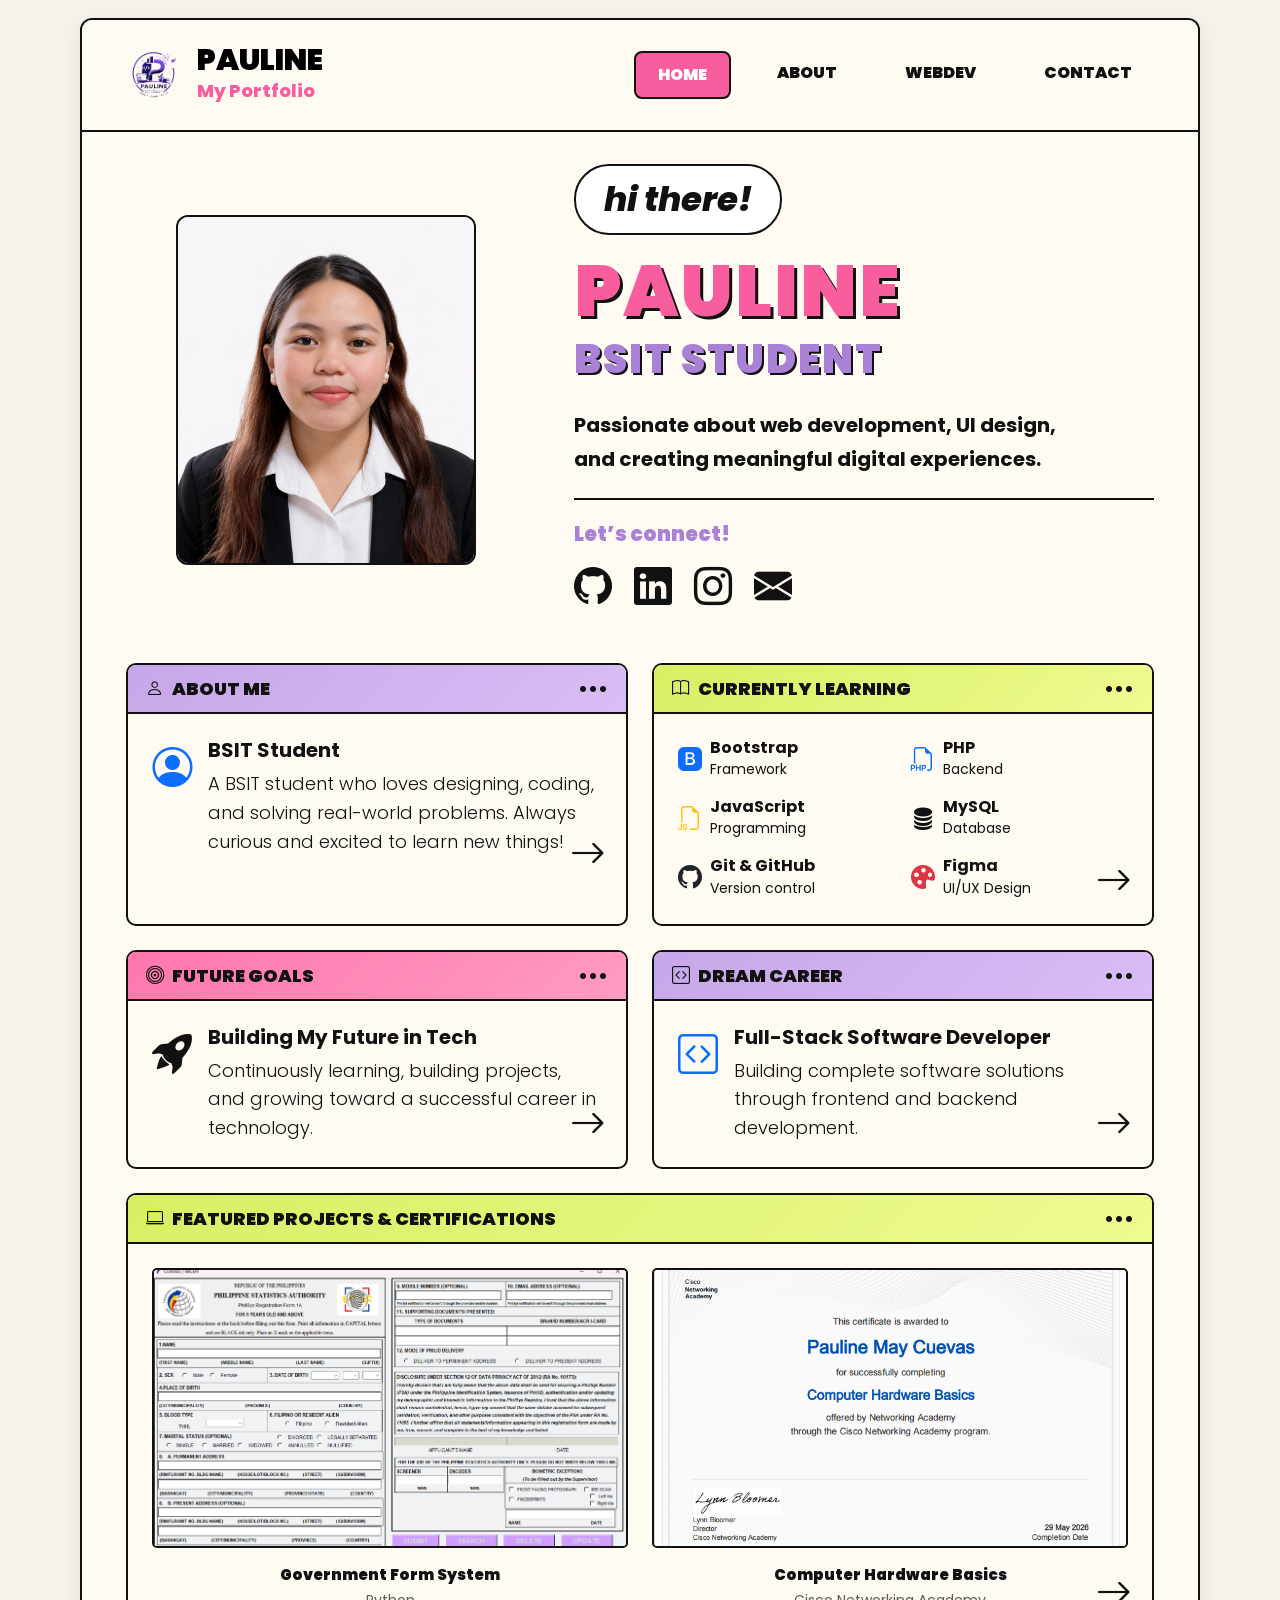
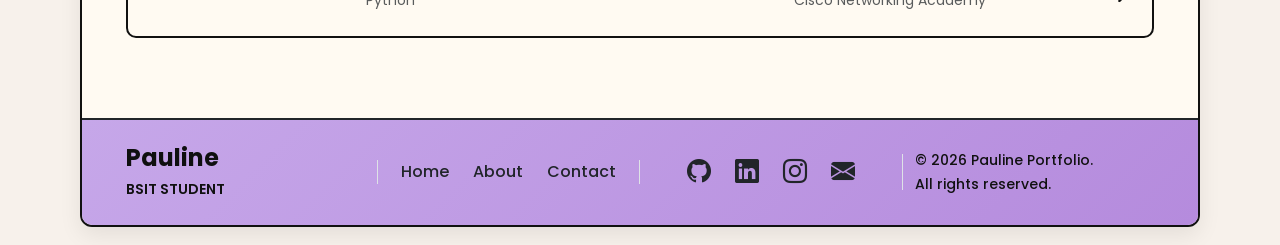
<file: index.html>
<!doctype html>
<html lang="en">
<head>
  <meta charset="utf-8">
  <meta name="viewport" content="width=device-width, initial-scale=1">
  <title>Pauline | Home</title>

  <link href="https://cdn.jsdelivr.net/npm/bootstrap@5.3.8/dist/css/bootstrap.min.css" rel="stylesheet" integrity="sha384-sRIl4kxILFvY47J16cr9ZwB07vP4J8+LH7qKQnuqkuIAvNWLzeN8tE5YBujZqJLB" crossorigin="anonymous">
  <link href="https://cdn.jsdelivr.net/npm/bootstrap-icons@1.11.3/font/bootstrap-icons.css" rel="stylesheet">
  <link href="https://fonts.googleapis.com/css2?family=Poppins:wght@400;500;600;700;800;900&display=swap" rel="stylesheet">
  <link rel="stylesheet" href="css/style.css">
</head>

<body>
  <main class="site-wrapper">

    <nav class="navbar navbar-expand-lg main-navbar">
      <div class="container-fluid">
        <a class="navbar-brand d-flex align-items-center gap-3" href="index.html">
          <img src="assets/img/logo.png" alt="Pauline Logo" width="55" height="55">

          <div>
            <h4>PAULINE</h4>
            <span>My Portfolio</span>
          </div>
        </a>

        <button class="navbar-toggler" type="button" data-bs-toggle="collapse" data-bs-target="#navbarNav">
          <span class="navbar-toggler-icon"></span>
        </button>

        <div class="collapse navbar-collapse justify-content-end" id="navbarNav">
          <ul class="navbar-nav gap-lg-4">
            <li class="nav-item">
              <a class="nav-link active" href="index.html">HOME</a>
            </li>

            <li class="nav-item">
              <a class="nav-link" href="about.html">ABOUT</a>
            </li>

            <li class="nav-item">
              <a class="nav-link" href="webdev.html">WEBDEV</a>
            </li>

            <li class="nav-item">
              <a class="nav-link" href="contact.html">CONTACT</a>
            </li>

          </ul>
        </div>
      </div>
    </nav>

    <section class="home-hero section-padding">
      <div class="container-fluid">

        <div class="row align-items-center g-5">
          <div class="col-lg-5 text-center">
            <div class="profile-frame">
              <img src="assets/img/profile.png" alt="Pauline" class="profile-img">
            </div>
          </div>

          <div class="col-lg-7">
            <a href="about.html" class="text-decoration-none text-reset">
              <div class="speech-bubble">hi there!</div>
            </a>

            <h1 class="big-name">PAULINE</h1>
            <h2 class="big-subtitle">BSIT STUDENT</h2>

            <p class="intro-text">
              Passionate about web development, UI design, and creating meaningful digital experiences.
            </p>

            <div class="line"></div>

            <h5 class="connect-title">Let’s connect!</h5>

            <div class="social-row">
              <a href="https://github.com/polincuevas" target="_blank" rel="noopener noreferrer" class="text-dark">
              <i class="bi bi-github"></i>
              </a>

              <a href="https://www.linkedin.com/in/pauline-may-cuevas-973904372" target="_blank" rel="noopener noreferrer" class="text-dark">
              <i class="bi bi-linkedin"></i>
              </a>

              <a href="https://www.instagram.com/polenmei" target="_blank" rel="noopener noreferrer" class="text-dark">
              <i class="bi bi-instagram"></i>
              </a>

              <a href="mailto:paulinemaycuevas8@gmail.com" class="text-dark">
              <i class="bi bi-envelope-fill"></i>
              </a>

            </div>
          </div>
        </div>

        <div class="row g-4 mt-4">

          <div class="col-md-6">
            <div class="poster-card h-100">
              <div class="poster-card-header purple">
                <span><i class="bi bi-person me-2"></i>ABOUT ME</span>
                <span>•••</span>
              </div>

              <div class="poster-card-body">
                <div class="d-flex align-items-start gap-3 mb-3">
                  <i class="bi bi-person-circle fs-1 text-primary"></i>

                  <div>
                    <h5 class="fw-bold mb-2">BSIT Student</h5>

                    <p class="mb-0 fw-light">
                      A BSIT student who loves designing, coding, and solving real-world problems.
                      Always curious and excited to learn new things!
                    </p>
                  </div>
                </div>

                <a href="about.html" class="arrow-link">
                  <i class="bi bi-arrow-right"></i>
                </a>
              </div>
            </div>
          </div>

          <div class="col-md-6">
            <div class="poster-card h-100">
              <div class="poster-card-header green">
                <span><i class="bi bi-book me-2"></i>CURRENTLY LEARNING</span>
                <span>•••</span>
              </div>

              <div class="poster-card-body">
                <div class="row g-3">
                  <div class="col-6">
                    <div class="d-flex align-items-center gap-2">
                      <i class="bi bi-bootstrap-fill fs-4 text-primary"></i>

                      <div>
                        <h6 class="fw-bold mb-0">Bootstrap</h6>
                        <small>Framework</small>
                      </div>
                    </div>
                  </div>

                  <div class="col-6">
                    <div class="d-flex align-items-center gap-2">
                      <i class="bi bi-filetype-php fs-4 text-primary"></i>

                      <div>
                        <h6 class="fw-bold mb-0">PHP</h6>
                        <small>Backend</small>
                      </div>
                    </div>
                  </div>

                  <div class="col-6">
                    <div class="d-flex align-items-center gap-2">
                      <i class="bi bi-filetype-js fs-4 text-warning"></i>

                      <div>
                        <h6 class="fw-bold mb-0">JavaScript</h6>
                        <small>Programming</small>
                      </div>
                    </div>
                  </div>

                  <div class="col-6">
                    <div class="d-flex align-items-center gap-2">
                      <i class="bi bi-database-fill fs-4"></i>

                      <div>
                        <h6 class="fw-bold mb-0">MySQL</h6>
                        <small>Database</small>
                      </div>
                    </div>
                  </div>

                  <div class="col-6">
                    <div class="d-flex align-items-center gap-2">
                      <i class="bi bi-github fs-4 text-dark"></i>

                      <div>
                        <h6 class="fw-bold mb-0">Git & GitHub</h6>
                        <small>Version control</small>
                      </div>
                    </div>
                  </div>

                  <div class="col-6">
                    <div class="d-flex align-items-center gap-2">
                      <i class="bi bi-palette-fill fs-4 text-danger"></i>

                      <div>
                        <h6 class="fw-bold mb-0">Figma</h6>
                        <small>UI/UX Design</small>
                      </div>
                    </div>
                  </div>
                </div>

                <a href="about.html" class="arrow-link">
                  <i class="bi bi-arrow-right"></i>
                </a>
              </div>
            </div>
          </div>

          <div class="col-md-6">
            <div class="poster-card h-100">
              <div class="poster-card-header pink">
                <span><i class="bi bi-bullseye me-2"></i>FUTURE GOALS</span>
                <span>•••</span>
              </div>

              <div class="poster-card-body position-relative">
                <div class="d-flex align-items-start gap-3">
                  <i class="bi bi-rocket-takeoff-fill fs-1 "></i>

                  <div>
                    <h5 class="fw-bold mb-2">Building My Future in Tech</h5>

                    <p class="mb-0 fw-light">
                      Continuously learning, building projects, and growing toward a successful career in technology.
                    </p>
                  </div>
                </div>

                <a href="about.html" class="arrow-link">
                  <i class="bi bi-arrow-right"></i>
                </a>
              </div>
            </div>
          </div>

          <div class="col-md-6">
            <div class="poster-card h-100">
              <div class="poster-card-header purple">
                <span><i class="bi bi-code-square me-2"></i>DREAM CAREER</span>
                <span>•••</span>
              </div>

              <div class="poster-card-body position-relative">
                <div class="d-flex align-items-start gap-3">
                  <i class="bi bi-code-square fs-1 text-primary"></i>

                  <div>
                    <h5 class="fw-bold mb-2">Full-Stack Software Developer</h5>

                    <p class="mb-0 fw-light">
                      Building complete software solutions through frontend and backend development.
                    </p>
                  </div>
                </div>

                <a href="about.html" class="arrow-link">
                  <i class="bi bi-arrow-right"></i>
                </a>
              </div>
            </div>
          </div>

        </div>

        <div class="poster-card mt-4">
          <div class="poster-card-header green">
            <span><i class="bi bi-laptop me-2"></i>FEATURED PROJECTS & CERTIFICATIONS</span>
            <span>•••</span>
          </div>

          <div class="poster-card-body">
            <div class="row g-4">

              <div class="col-md-6">
                <div class="project-mini">
                  <img src="assets/img/govt.png" alt="Government Form">

                  <h6 class="mt-2 mb-1">Government Form System</h6>
                  <small class="text-muted">Python</small>
                </div>
              </div>

              <div class="col-md-6">
                <div class="project-mini">
                  <img src="assets/img/cert1.png" alt="Certification">

                  <h6 class="mt-2 mb-1">Computer Hardware Basics</h6>
                  <small class="text-muted">Cisco Networking Academy</small>
                </div>
              </div>

            </div>

            <a href="about.html" class="arrow-link">
              <i class="bi bi-arrow-right"></i>
            </a>
          </div>
        </div>

      </div>
    </section>

    <footer class="border-top border-2 border-dark mt-5 py-4">
      <div class="container">

        <div class="row align-items-center text-center text-lg-start">

          <div class="col-lg-3 mb-3 mb-lg-0">
            <h4 class="fw-bold mb-1" style="color:#0f0f0f;">
              Pauline
            </h4>

            <small class="text-uppercase fw-semibold">
              BSIT Student
            </small>
          </div>

          <div class="col-lg-3 mb-3 mb-lg-0 border-start border-end">
            <div class="d-flex justify-content-center gap-4">
              <a href="index.html" class="text-dark text-decoration-none fw-medium">Home</a>
              <a href="about.html" class="text-dark text-decoration-none fw-medium">About</a>
              <a href="contact.html" class="text-dark text-decoration-none fw-medium">Contact</a>
            </div>
          </div>

          <div class="col-lg-3 mb-3 mb-lg-0 border-end">
            <div class="d-flex justify-content-center gap-4">
             <a href="https://github.com/polincuevas" target="_blank" rel="noopener noreferrer" class="text-dark">
                <i class="bi bi-github fs-4"></i>
              </a>

             <a href="https://www.linkedin.com/in/pauline-may-cuevas-973904372" target="_blank" rel="noopener noreferrer" class="text-dark">
                <i class="bi bi-linkedin fs-4"></i>
              </a>

               <a href="https://www.instagram.com/polenmei" target="_blank" rel="noopener noreferrer" class="text-dark">
                <i class="bi bi-instagram fs-4"></i>
              </a>

             <a href="mailto:paulinemaycuevas8@gmail.com" class="text-dark">
                <i class="bi bi-envelope-fill fs-4"></i>
              </a>
            </div>
          </div>

          <div class="col-lg-3">
            <small class="fw-medium">
              © 2026 Pauline Portfolio.<br>
              All rights reserved.
            </small>
          </div>

        </div>

      </div>
    </footer>

  </main>

  <script src="https://cdn.jsdelivr.net/npm/bootstrap@5.3.8/dist/js/bootstrap.bundle.min.js" integrity="sha384-FKyoEForCGlyvwx9Hj09JcYn3nv7wiPVlz7YYwJrWVcXK/BmnVDxM+D2scQbITxI" crossorigin="anonymous"></script>
  <script src="js/script.js"></script>
</body>
</html>
</file>
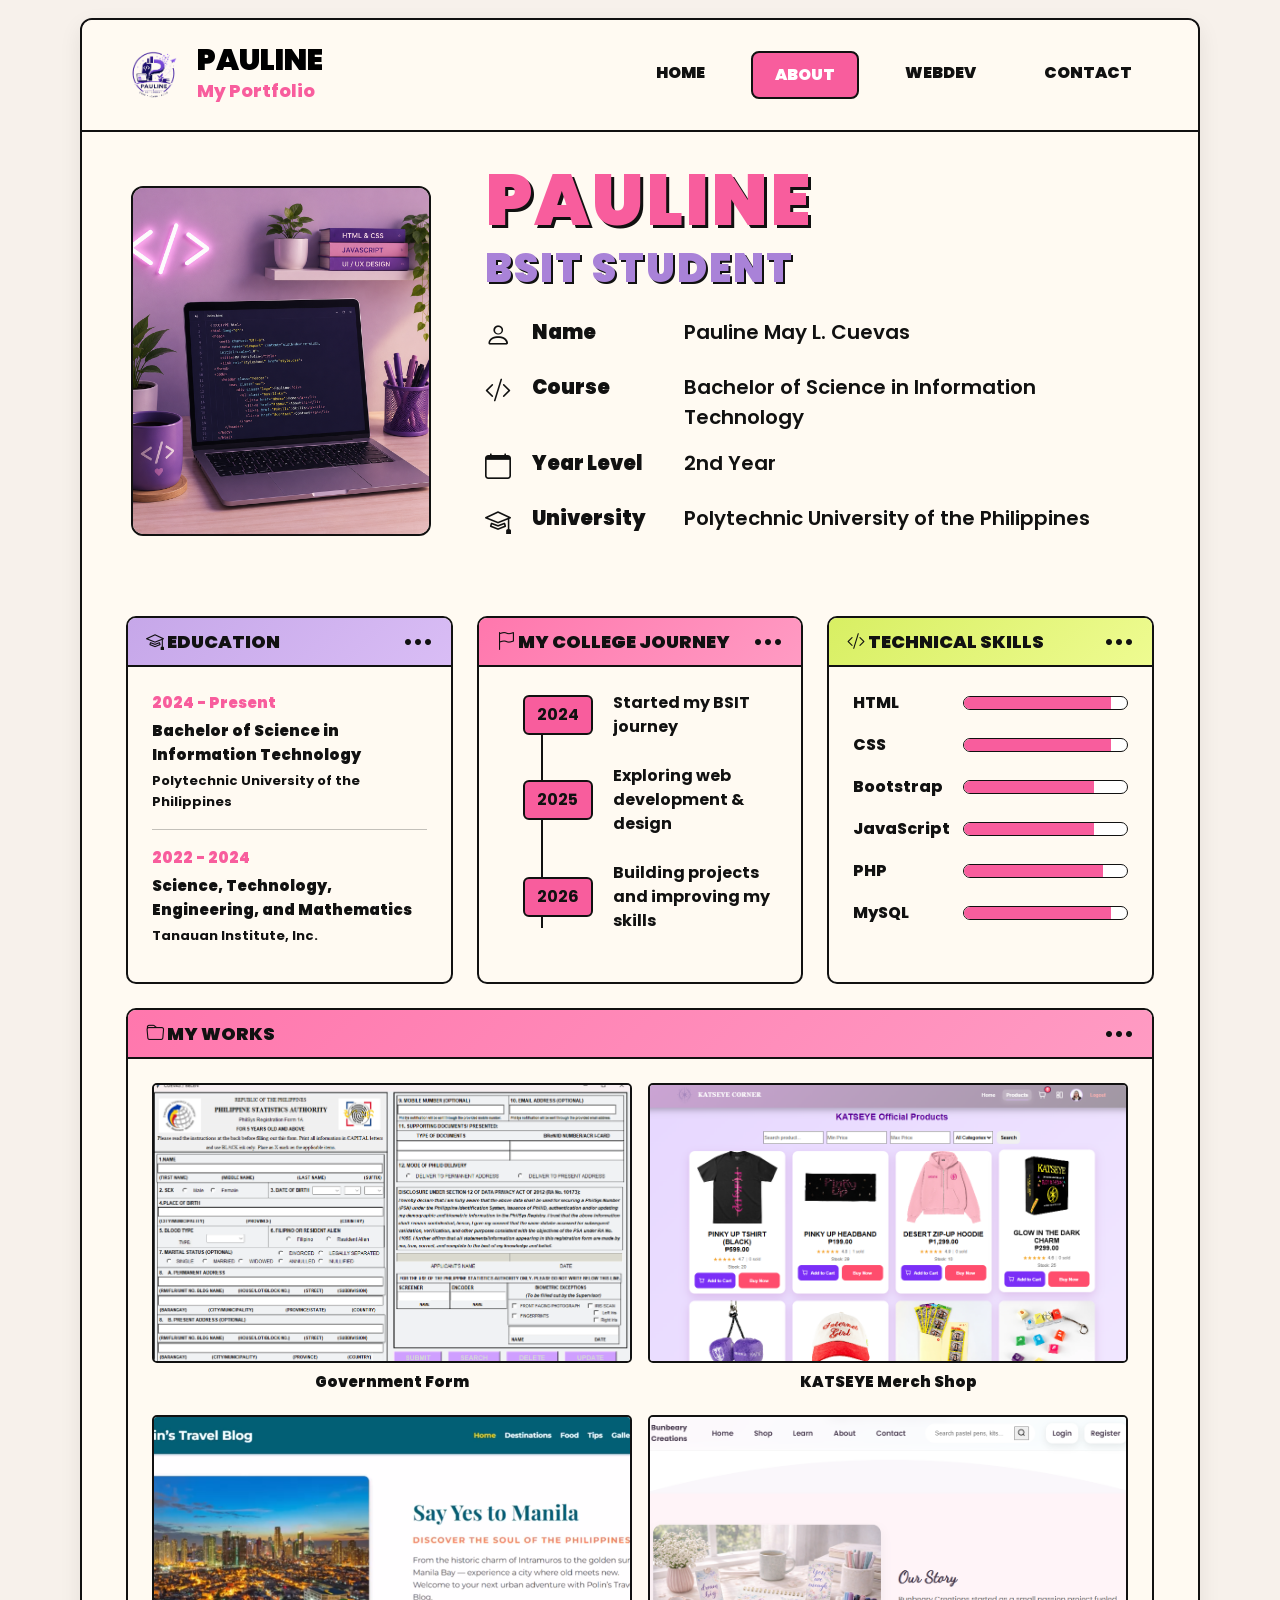
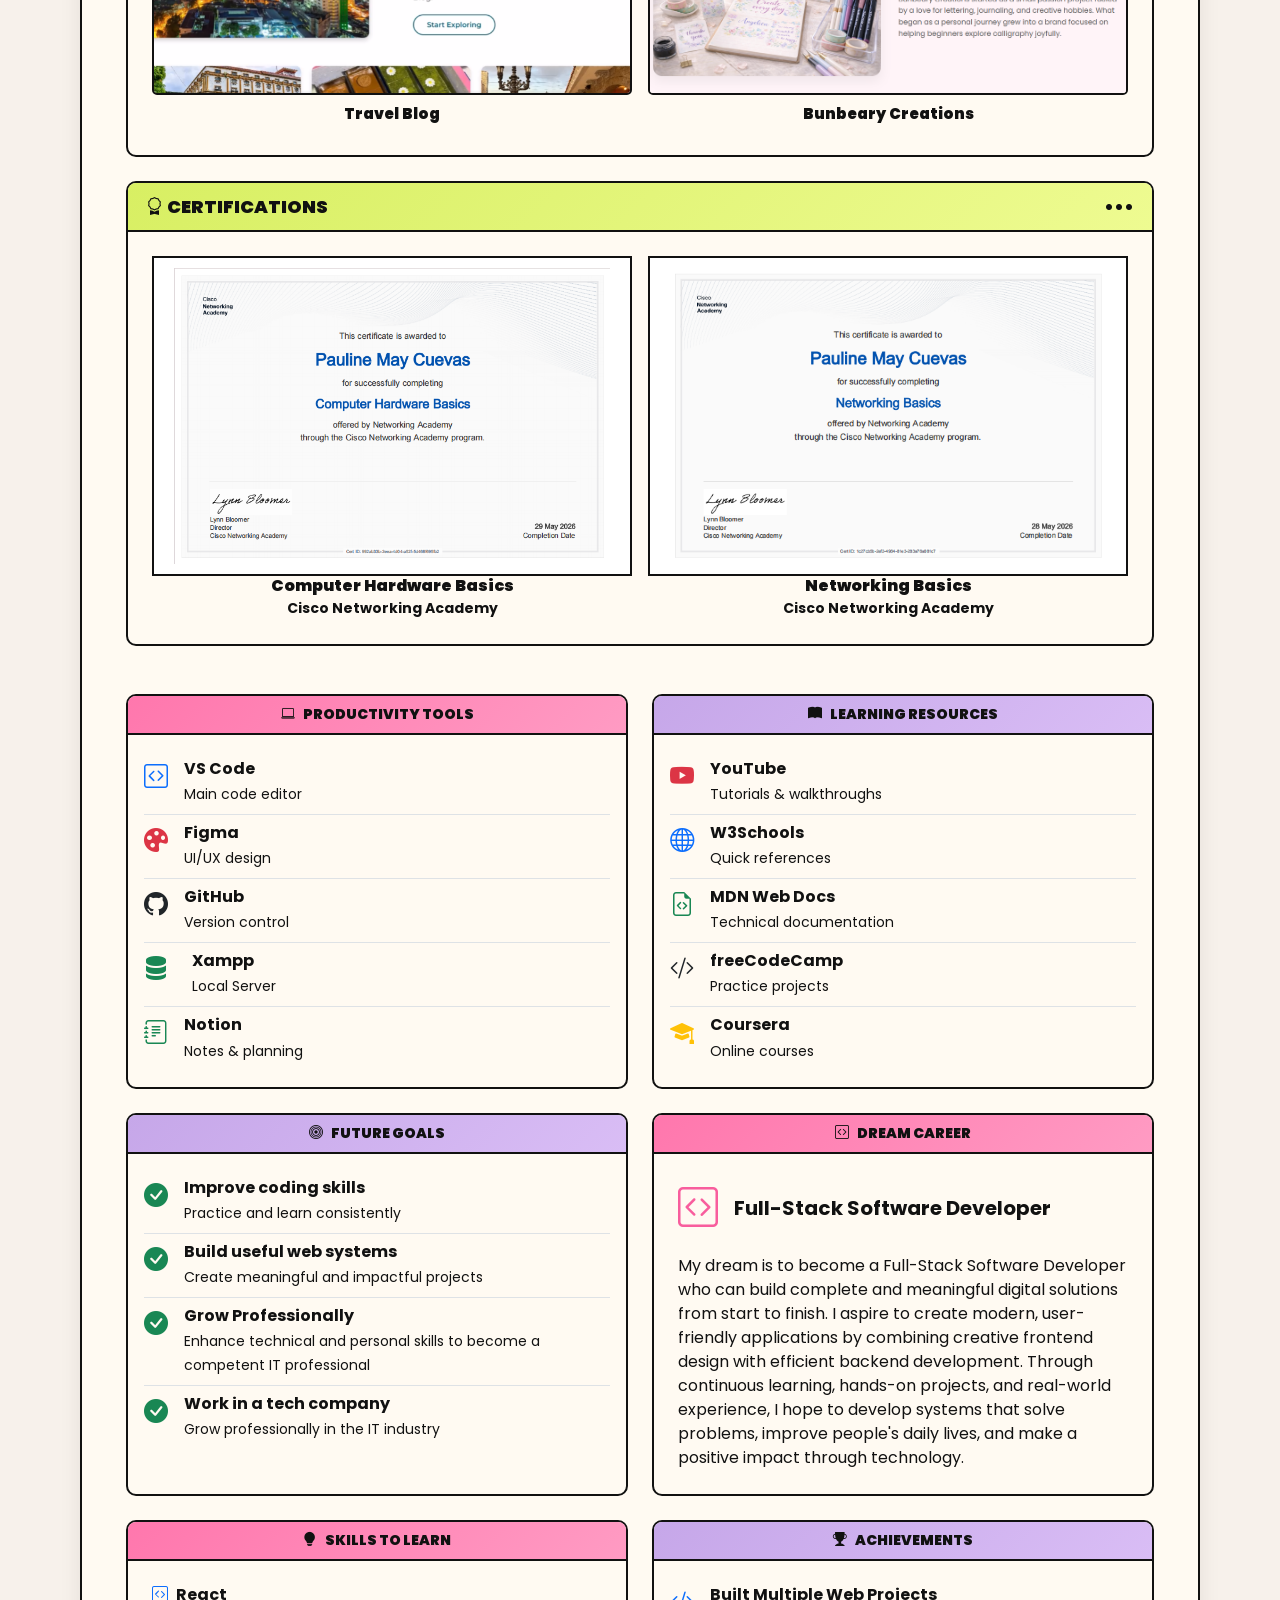
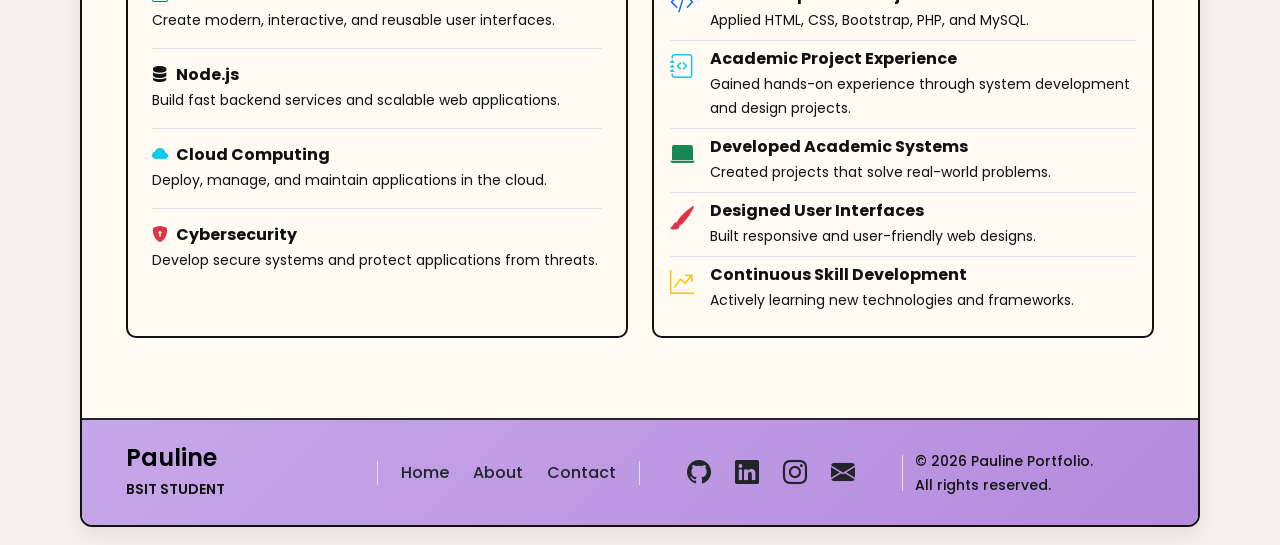
<file: about.html>
<!DOCTYPE html>
<html lang="en">
<head>
  <meta charset="UTF-8" />
  <meta name="viewport" content="width=device-width, initial-scale=1.0" />
  <title>Pauline | About</title>

  <link href="https://cdn.jsdelivr.net/npm/bootstrap@5.3.3/dist/css/bootstrap.min.css" rel="stylesheet">
  <link href="https://cdn.jsdelivr.net/npm/bootstrap-icons@1.11.3/font/bootstrap-icons.css" rel="stylesheet">
  <link href="https://fonts.googleapis.com/css2?family=Poppins:wght@400;500;600;700;800;900&display=swap" rel="stylesheet">
  <link rel="stylesheet" href="css/style.css">
</head>

<body>
  <main class="site-wrapper">

    <nav class="navbar navbar-expand-lg main-navbar">
      <div class="container-fluid">
        <a class="navbar-brand d-flex align-items-center gap-3" href="index.html">
          <img src="assets/img/logo.png"
           alt="Pauline Logo"
           width="55"
           height="55">
           
          <div>
            <h4>PAULINE</h4>
            <span>My Portfolio</span>
          </div>
        </a>

        <button class="navbar-toggler" type="button" data-bs-toggle="collapse" data-bs-target="#navbarNav">
          <span class="navbar-toggler-icon"></span>
        </button>

        <div class="collapse navbar-collapse justify-content-end" id="navbarNav">
          <ul class="navbar-nav gap-lg-4">
            <li class="nav-item"><a class="nav-link" href="index.html">HOME</a></li>
            <li class="nav-item"><a class="nav-link active" href="about.html">ABOUT</a></li>
            <li class="nav-item"><a class="nav-link" href="webdev.html">WEBDEV</a></li>
            <li class="nav-item"><a class="nav-link" href="contact.html">CONTACT</a></li>

          </ul>
        </div>
      </div>
    </nav>

    <section class="about-page section-padding">
      <div class="container-fluid">

        <div class="row align-items-center g-5 top-about">
          <div class="col-lg-4 text-center">
            <div class="profile-frame about-profile">
              <img src="assets/img/about.png" alt="Pauline" class="profile-img">
            </div>
          </div>

          <div class="col-lg-8">
            <h1 class="big-name">PAULINE</h1>
            <h2 class="big-subtitle">BSIT STUDENT</h2>

            <div class="info-list">
              <div><i class="bi bi-person"></i><strong>Name</strong><span>Pauline May L. Cuevas</span></div>
              <div><i class="bi bi-code-slash"></i><strong>Course</strong><span>Bachelor of Science in Information Technology</span></div>
              <div><i class="bi bi-calendar"></i><strong>Year Level</strong><span>2nd Year</span></div>
              <div><i class="bi bi-mortarboard"></i><strong>University</strong><span>Polytechnic University of the Philippines</span></div>
            </div>
          </div>
        </div>

        <div class="row g-4 mt-4">
          <div class="col-lg-4">
            <div class="poster-card h-100">
              <div class="poster-card-header purple">
                <span><i class="bi bi-mortarboard"></i> EDUCATION</span>
                <span>•••</span>
              </div>
             <div class="poster-card-body">

  <p class="mb-1" style="font-size: 15px;">
    <strong class="pink-text">2024 - Present</strong>
  </p>

  <p class="mb-1" style="font-size: 15px;">
    <strong>Bachelor of Science in Information Technology</strong>
  </p>

  <p class="mb-0" style="font-size: 13px;">
    Polytechnic University of the Philippines
  </p>

  <hr class="my-3">
<p class="mb-1" style="font-size: 15px;">
    <strong class="pink-text">2022 - 2024</strong>
  </p>

  <p class="mb-1" style="font-size: 15px;">
    <strong>Science, Technology, Engineering, and Mathematics</strong>
  </p>

  <p class="mb-0" style="font-size: 13px;">
    Tanauan Institute, Inc.
  </p>


              </div>
            </div>
          </div>

          <div class="col-lg-4">
            <div class="poster-card h-100">
              <div class="poster-card-header pink">
                <span><i class="bi bi-flag"></i> MY COLLEGE JOURNEY</span>
                <span>•••</span>
              </div>
              <div class="poster-card-body">
                <div class="timeline-poster">
                  <div><strong>2024</strong><span>Started my BSIT journey</span></div>
                  <div><strong>2025</strong><span>Exploring web development & design</span></div>
                  <div><strong>2026</strong><span>Building projects and improving my skills</span></div>
                </div>
              </div>
            </div>
          </div>

          <div class="col-lg-4">
            <div class="poster-card h-100">
              <div class="poster-card-header green">
                <span><i class="bi bi-code-slash"></i> TECHNICAL SKILLS</span>
                <span>•••</span>
              </div>
              <div class="poster-card-body">
                <div class="skill-line"><span>HTML</span><div><b style="width:90%"></b></div></div>
                <div class="skill-line"><span>CSS</span><div><b style="width:90%"></b></div></div>
                <div class="skill-line"><span>Bootstrap</span><div><b style="width:80%"></b></div></div>
                <div class="skill-line"><span>JavaScript</span><div><b style="width:80%"></b></div></div>
                <div class="skill-line"><span>PHP</span><div><b style="width:85%"></b></div></div>
                <div class="skill-line"><span>MySQL</span><div><b style="width:90%"></b></div></div>
                
              </div>
            </div>
          </div>
        </div>

        <div class="poster-card mt-4">
  <div class="poster-card-header pink">
    <span><i class="bi bi-folder"></i> MY WORKS</span>
    <span>•••</span>
  </div>

  <div class="poster-card-body">
    <div class="row g-3">

      <div class="col-md-6">
        <div class="project-mini">
          <img src="assets/img/govt.png" alt="Government Form" class="img-fluid" data-bs-toggle="modal" data-bs-target="#workModal1">
          <h6>Government Form</h6>
        </div>
      </div>

      <div class="col-md-6">
        <div class="project-mini">
          <img src="assets/img/katseye.png" alt="Katseye Website" class="img-fluid" data-bs-toggle="modal" data-bs-target="#workModal2">
          <h6>KATSEYE Merch Shop</h6>
        </div>
      </div>

      <div class="col-md-6">
        <div class="project-mini">
          <img src="assets/img/travel.png" alt="Travel Blog" class="img-fluid" data-bs-toggle="modal" data-bs-target="#workModal3">
          <h6>Travel Blog</h6>
        </div>
      </div>

      <div class="col-md-6">
        <div class="project-mini">
          <img src="assets/img/call.png" alt="E-commerce Project" class="img-fluid" data-bs-toggle="modal" data-bs-target="#workModal4">
          <h6>Bunbeary Creations</h6>
        </div>
      </div>

    </div>
  </div>
</div>

<div class="modal fade" id="workModal1" tabindex="-1" aria-labelledby="workModalLabel1" aria-hidden="true">
  <div class="modal-dialog modal-dialog-centered modal-xl">
    <div class="modal-content">
      <div class="modal-header">
        <h5 class="modal-title fw-bold" id="workModalLabel1">Government Form</h5>
        <button type="button" class="btn-close" data-bs-dismiss="modal" aria-label="Close"></button>
      </div>

      <div class="modal-body">
        <div class="row g-4 align-items-center">
          <div class="col-md-6">
            <img src="assets/img/govt.png" alt="Government Form" class="img-fluid rounded border">
          </div>

          <div class="col-md-6">
            <h4 class="fw-bold mb-3">Government Form</h4>

            <p>
              A desktop application that simulates an official government form. 
              It allows users to enter information, validates inputs, and processes data using Python programming concepts such as conditions, functions, and data handling.
            </p>

            <h6 class="fw-bold mt-3">Tools Used</h6>
            <div class="d-flex flex-wrap gap-2">
              <span class="badge rounded-pill text-bg-light border">Python</span>
              <span class="badge rounded-pill text-bg-light border">VS Code</span>
              <span class="badge rounded-pill text-bg-light border">Tkinter</span>
            </div>
          </div>
        </div>
      </div>

    </div>
  </div>
</div>

<div class="modal fade" id="workModal2" tabindex="-1" aria-labelledby="workModalLabel2" aria-hidden="true">
  <div class="modal-dialog modal-dialog-centered modal-xl">
    <div class="modal-content">
      <div class="modal-header">
        <h5 class="modal-title fw-bold" id="workModalLabel2">KATSEYE Merch Shop</h5>
        <button type="button" class="btn-close" data-bs-dismiss="modal" aria-label="Close"></button>
      </div>

      <div class="modal-body">
        <div class="row g-4 align-items-center">
          <div class="col-md-6">
            <img src="assets/img/katseye.png" alt="Katseye Website" class="img-fluid rounded border">
          </div>

          <div class="col-md-6">
            <h4 class="fw-bold mb-3">KATSEYE Merch Shop</h4>

            <p>
              An online merchandise store inspired by KATSEYE. 
              The system includes product management, user accounts, shopping cart features, and database integration using PHP and MySQL.
            </p>

            <h6 class="fw-bold mt-3">Tools Used</h6>
            <div class="d-flex flex-wrap gap-2">
              <span class="badge rounded-pill text-bg-light border">PHP</span>
              <span class="badge rounded-pill text-bg-light border">MySQL</span>
              <span class="badge rounded-pill text-bg-light border">XAMPP</span>
               <span class="badge rounded-pill text-bg-light border">HTML</span>
                <span class="badge rounded-pill text-bg-light border">CSS</span>
            </div>
          </div>
        </div>
      </div>

    </div>
  </div>
</div>

<div class="modal fade" id="workModal3" tabindex="-1" aria-labelledby="workModalLabel3" aria-hidden="true">
  <div class="modal-dialog modal-dialog-centered modal-xl">
    <div class="modal-content">
      <div class="modal-header">
        <h5 class="modal-title fw-bold" id="workModalLabel3">Travel Blog</h5>
        <button type="button" class="btn-close" data-bs-dismiss="modal" aria-label="Close"></button>
      </div>

      <div class="modal-body">
        <div class="row g-4 align-items-center">
          <div class="col-md-6">
            <img src="assets/img/travel.png" alt="Travel Blog" class="img-fluid rounded border">
          </div>

          <div class="col-md-6">
            <h4 class="fw-bold mb-3">Travel Blog</h4>

            <p>
              A travel blog website featuring destinations, travel experiences, and useful information about places in Manila. 
              Designed with a clean and organized layout for easy reading and browsing.
            </p>

            <h6 class="fw-bold mt-3">Tools Used</h6>
            <div class="d-flex flex-wrap gap-2">
              <span class="badge rounded-pill text-bg-light border">HTML</span>
              <span class="badge rounded-pill text-bg-light border">CSS</span>
              <span class="badge rounded-pill text-bg-light border">JavaScript</span>
            </div>
          </div>
        </div>
      </div>

    </div>
  </div>
</div>

<div class="modal fade" id="workModal4" tabindex="-1" aria-labelledby="workModalLabel4" aria-hidden="true">
  <div class="modal-dialog modal-dialog-centered modal-xl">
    <div class="modal-content">
      <div class="modal-header">
        <h5 class="modal-title fw-bold" id="workModalLabel4">Bunbeary Creations</h5>
        <button type="button" class="btn-close" data-bs-dismiss="modal" aria-label="Close"></button>
      </div>

      <div class="modal-body">
        <div class="row g-4 align-items-center">
          <div class="col-md-6">
            <img src="assets/img/call.png" alt="E-commerce Project" class="img-fluid rounded border">
          </div>

          <div class="col-md-6">
            <h4 class="fw-bold mb-3">Bunbeary Creations</h4>

            <p>
              A simple e-commerce website created to showcase handmade and customized products. 
              The project focuses on clean layouts, responsive design, and user-friendly navigation.
            </p>

            <h6 class="fw-bold mt-3">Tools Used</h6>
            <div class="d-flex flex-wrap gap-2">
              <span class="badge rounded-pill text-bg-light border">Flask(Python)</span>
              <span class="badge rounded-pill text-bg-light border">SQLite</span>
              <span class="badge rounded-pill text-bg-light border">JavaScript</span>
              <span class="badge rounded-pill text-bg-light border">HTML/CSS</span>
            </div>
          </div>
        </div>
      </div>

    </div>
  </div>
</div>

        <div class="poster-card mt-4">
          <div class="poster-card-header green">
            <span><i class="bi bi-award"></i> CERTIFICATIONS</span>
            <span>•••</span>
          </div>

          <div class="poster-card-body">
            <div class="row g-3 align-items-center">
              <div class="col-md-6">
                <div class="certificate-box">
                  <img src="assets/img/cert1.png" alt="Computer Hardware Basics">
                  <h6>Computer Hardware Basics</h6>
                  <p>Cisco Networking Academy</p>
                </div>
              </div>

              <div class="col-md-6">
                <div class="certificate-box">
                  <img src="assets/img/cert2.png" alt="Networking Basics">
                  <h6>Networking Basics</h6>
                  <p>Cisco Networking Academy</p>
                </div>
              </div>
            </div>
          </div>
        </div>

        <div class="row g-4 mt-4 small-card-row">

          <div class="col-lg-6 col-md-6">
            <div class="small-poster-card h-100">
              <div class="small-title pink">
                <i class="bi bi-laptop me-2"></i>PRODUCTIVITY TOOLS
              </div>

              <div class="p-3">
                <div class="d-flex align-items-start gap-3 py-2 border-bottom">
                  <i class="bi bi-code-square fs-4 text-primary"></i>
                  <div>
                    <h6 class="fw-bold mb-1">VS Code</h6>
                    <small>Main code editor</small>
                  </div>
                </div>

                <div class="d-flex align-items-start gap-3 py-2 border-bottom">
                  <i class="bi bi-palette-fill fs-4 text-danger"></i>
                  <div>
                    <h6 class="fw-bold mb-1">Figma</h6>
                    <small>UI/UX design</small>
                  </div>
                </div>

                <div class="d-flex align-items-start gap-3 py-2 border-bottom">
                  <i class="bi bi-github fs-4 text-dark"></i>
                  <div>
                    <h6 class="fw-bold mb-1">GitHub</h6>
                    <small>Version control</small>
                  </div>
                </div>

                <div class="d-flex align-items-start gap-3 py-2 border-bottom">
                  <i class="bi bi-server me-2 fs-4 text-success"></i>
                  <div>
                    <h6 class="fw-bold mb-1">Xampp</h6>
                    <small>Local Server</small>
                  </div>
                </div>

                <div class="d-flex align-items-start gap-3 py-2">
                  <i class="bi bi-journal-text fs-4 text-success"></i>
                  <div>
                    <h6 class="fw-bold mb-1">Notion</h6>
                    <small>Notes & planning</small>
                  </div>
                </div>
              </div>
            </div>
          </div>

          <div class="col-lg-6 col-md-6">
            <div class="small-poster-card h-100">
              <div class="small-title purple">
                <i class="bi bi-book-fill me-2"></i>LEARNING RESOURCES
              </div>

              <div class="p-3">
                <div class="d-flex align-items-start gap-3 py-2 border-bottom">
                  <i class="bi bi-youtube fs-4 text-danger"></i>
                  <div>
                    <h6 class="fw-bold mb-1">YouTube</h6>
                    <small>Tutorials & walkthroughs</small>
                  </div>
                </div>

                <div class="d-flex align-items-start gap-3 py-2 border-bottom">
                  <i class="bi bi-globe fs-4 text-primary"></i>
                  <div>
                    <h6 class="fw-bold mb-1">W3Schools</h6>
                    <small>Quick references</small>
                  </div>
                </div>

                <div class="d-flex align-items-start gap-3 py-2 border-bottom">
                  <i class="bi bi-file-earmark-code fs-4 text-success"></i>
                  <div>
                    <h6 class="fw-bold mb-1">MDN Web Docs</h6>
                    <small>Technical documentation</small>
                  </div>
                </div>

                <div class="d-flex align-items-start gap-3 py-2 border-bottom">
                  <i class="bi bi-code-slash fs-4 text-dark"></i>
                  <div>
                    <h6 class="fw-bold mb-1">freeCodeCamp</h6>
                    <small>Practice projects</small>
                  </div>
                </div>

                <div class="d-flex align-items-start gap-3 py-2">
                  <i class="bi bi-mortarboard-fill fs-4 text-warning"></i>
                  <div>
                    <h6 class="fw-bold mb-1">Coursera</h6>
                    <small>Online courses</small>
                  </div>
                </div>
              </div>
            </div>
          </div>

          <div class="col-lg-6 col-md-6">
            <div class="small-poster-card h-100">
              <div class="small-title purple">
                <i class="bi bi-bullseye me-2"></i>FUTURE GOALS
              </div>

              <div class="p-3">
                <div class="d-flex align-items-start gap-3 py-2 border-bottom">
                  <i class="bi bi-check-circle-fill fs-4 text-success"></i>
                  <div>
                    <h6 class="fw-bold mb-1">Improve coding skills</h6>
                    <small>Practice and learn consistently</small>
                  </div>
                </div>

                <div class="d-flex align-items-start gap-3 py-2 border-bottom">
                  <i class="bi bi-check-circle-fill fs-4 text-success"></i>
                  <div>
                    <h6 class="fw-bold mb-1">Build useful web systems</h6>
                    <small>Create meaningful and impactful projects</small>
                  </div>
                </div>

                <div class="d-flex align-items-start gap-3 py-2 border-bottom">
                  <i class="bi bi-check-circle-fill fs-4 text-success"></i>
                  <div>
                    <h6 class="fw-bold mb-1">Grow Professionally</h6>
                    <small>Enhance technical and personal skills to become a competent IT professional</small>
                  </div>
                </div>

                <div class="d-flex align-items-start gap-3 py-2">
                  <i class="bi bi-check-circle-fill fs-4 text-success"></i>
                  <div>
                    <h6 class="fw-bold mb-1">Work in a tech company</h6>
                    <small>Grow professionally in the IT industry</small>
                  </div>
                </div>
              </div>
            </div>
          </div>

          <div class="col-lg-6 col-md-6">
  <div class="small-poster-card h-100">
    <div class="small-title pink">
      <i class="bi bi-code-square me-2"></i>DREAM CAREER
    </div>

    <div class="p-4">

      <div class="d-flex align-items-center gap-3 mb-3">
        <i class="bi bi-code-square dream-icon fs-1"></i>

        <div>
          <h5 class="fw-bold mb-0">
            Full-Stack Software Developer
          </h5>
        </div>
      </div>

      <p class="mb-0">
        My dream is to become a Full-Stack Software Developer who can build complete and meaningful digital solutions from start to finish. I aspire to create modern, user-friendly applications by combining creative frontend design with efficient backend development. Through continuous learning, hands-on projects, and real-world experience, I hope to develop systems that solve problems, improve people's daily lives, and make a positive impact through technology.
      </p>

    </div>
  </div>
</div>

          <div class="col-lg-6 col-md-6">
  <div class="small-poster-card h-100">
    <div class="small-title pink">
      <i class="bi bi-lightbulb-fill me-2"></i>SKILLS TO LEARN
    </div>

    <div class="p-4">

      <div class="mb-3 pb-3 border-bottom">
        <h6 class="fw-bold mb-1">
           <i class="bi bi-code-square me-2 text-primary"></i>React
        </h6>
        <small>Create modern, interactive, and reusable user interfaces.</small>
      </div>

      <div class="mb-3 pb-3 border-bottom">
        <h6 class="fw-bold mb-1">
          <i class="bi bi-server me-2"></i>Node.js
        </h6>
        <small>Build fast backend services and scalable web applications.</small>
      </div>

      <div class="mb-3 pb-3 border-bottom">
        <h6 class="fw-bold mb-1">
          <i class="bi bi-cloud-fill me-2 text-info"></i>Cloud Computing
        </h6>
        <small>Deploy, manage, and maintain applications in the cloud.</small>
      </div>

      <div>
        <h6 class="fw-bold mb-1">
          <i class="bi bi-shield-lock-fill me-2 text-danger"></i>Cybersecurity
        </h6>
        <small>Develop secure systems and protect applications from threats.</small>
      </div>

    </div>
  </div>
</div>

          <div class="col-lg-6 col-md-6">
            <div class="small-poster-card h-100">
              <div class="small-title purple">
                <i class="bi bi-trophy-fill me-2"></i>ACHIEVEMENTS
              </div>

              <div class="p-3">

  <div class="d-flex align-items-start gap-3 py-2 border-bottom">
    <i class="bi bi-code-slash fs-4 text-primary"></i>
    <div>
      <h6 class="fw-bold mb-1">Built Multiple Web Projects</h6>
      <small>Applied HTML, CSS, Bootstrap, PHP, and MySQL.</small>
    </div>
  </div>

  <div class="d-flex align-items-start gap-3 py-2 border-bottom">
    <i class="bi bi-journal-code fs-4 text-info"></i>
    <div>
      <h6 class="fw-bold mb-1">Academic Project Experience</h6>
      <small>Gained hands-on experience through system development and design projects.</small>
    </div>
  </div>

  <div class="d-flex align-items-start gap-3 py-2 border-bottom">
    <i class="bi bi-laptop-fill fs-4 text-success"></i>
    <div>
      <h6 class="fw-bold mb-1">Developed Academic Systems</h6>
      <small>Created projects that solve real-world problems.</small>
    </div>
  </div>

  <div class="d-flex align-items-start gap-3 py-2 border-bottom">
    <i class="bi bi-brush-fill fs-4 text-danger"></i>
    <div>
      <h6 class="fw-bold mb-1">Designed User Interfaces</h6>
      <small>Built responsive and user-friendly web designs.</small>
    </div>
  </div>

  <div class="d-flex align-items-start gap-3 py-2">
    <i class="bi bi-graph-up-arrow fs-4 text-warning"></i>
    <div>
      <h6 class="fw-bold mb-1">Continuous Skill Development</h6>
      <small>Actively learning new technologies and frameworks.</small>
    </div>
  </div>

</div>
    </section>


<footer class="border-top border-2 border-dark mt-5 py-4">
  <div class="container">

    <div class="row align-items-center text-center text-lg-start">

      <!-- Left -->
      <div class="col-lg-3 mb-3 mb-lg-0">
        <h4 class="fw-semibold mb-1" style="color:#000000;">
          Pauline 
        </h4>

        <small class="text-uppercase fw-semibold">
          BSIT Student
        </small>
      </div>


      <div class="col-lg-3 mb-3 mb-lg-0 border-start border-end">
        <div class="d-flex justify-content-center gap-4">

          <a href="index.html"
             class="text-dark text-decoration-none fw-medium">
            Home
          </a>

          <a href="about.html"
             class="text-dark text-decoration-none fw-medium">
            About
          </a>

          <a href="contact.html"
             class="text-dark text-decoration-none fw-medium">
            Contact
          </a>

        </div>
      </div>


      <div class="col-lg-3 mb-3 mb-lg-0 border-end">
        <div class="d-flex justify-content-center gap-4">

           <a href="https://github.com/polincuevas" target="_blank" rel="noopener noreferrer" class="text-dark">
            <i class="bi bi-github fs-4"></i>
          </a>

          <a href="https://www.linkedin.com/in/pauline-may-cuevas-973904372" target="_blank" rel="noopener noreferrer" class="text-dark">
            <i class="bi bi-linkedin fs-4"></i>
          </a>

          <a href="https://www.instagram.com/polenmei" target="_blank" rel="noopener noreferrer" class="text-dark">
            <i class="bi bi-instagram fs-4"></i>
          </a>

          <a href="mailto:paulinemaycuevas8@gmail.com" class="text-dark">
            <i class="bi bi-envelope-fill fs-4"></i>
          </a>

        </div>
      </div>

      <div class="col-lg-3">
        <small class="fw-medium">
          © 2026 Pauline Portfolio.<br>
          All rights reserved.
        </small>
      </div>

    </div>

  </div>
</footer>


  </main>

  <script src="https://cdn.jsdelivr.net/npm/bootstrap@5.3.3/dist/js/bootstrap.bundle.min.js"></script>
  <script src="js/script.js"></script>
</body>
</html>
</file>
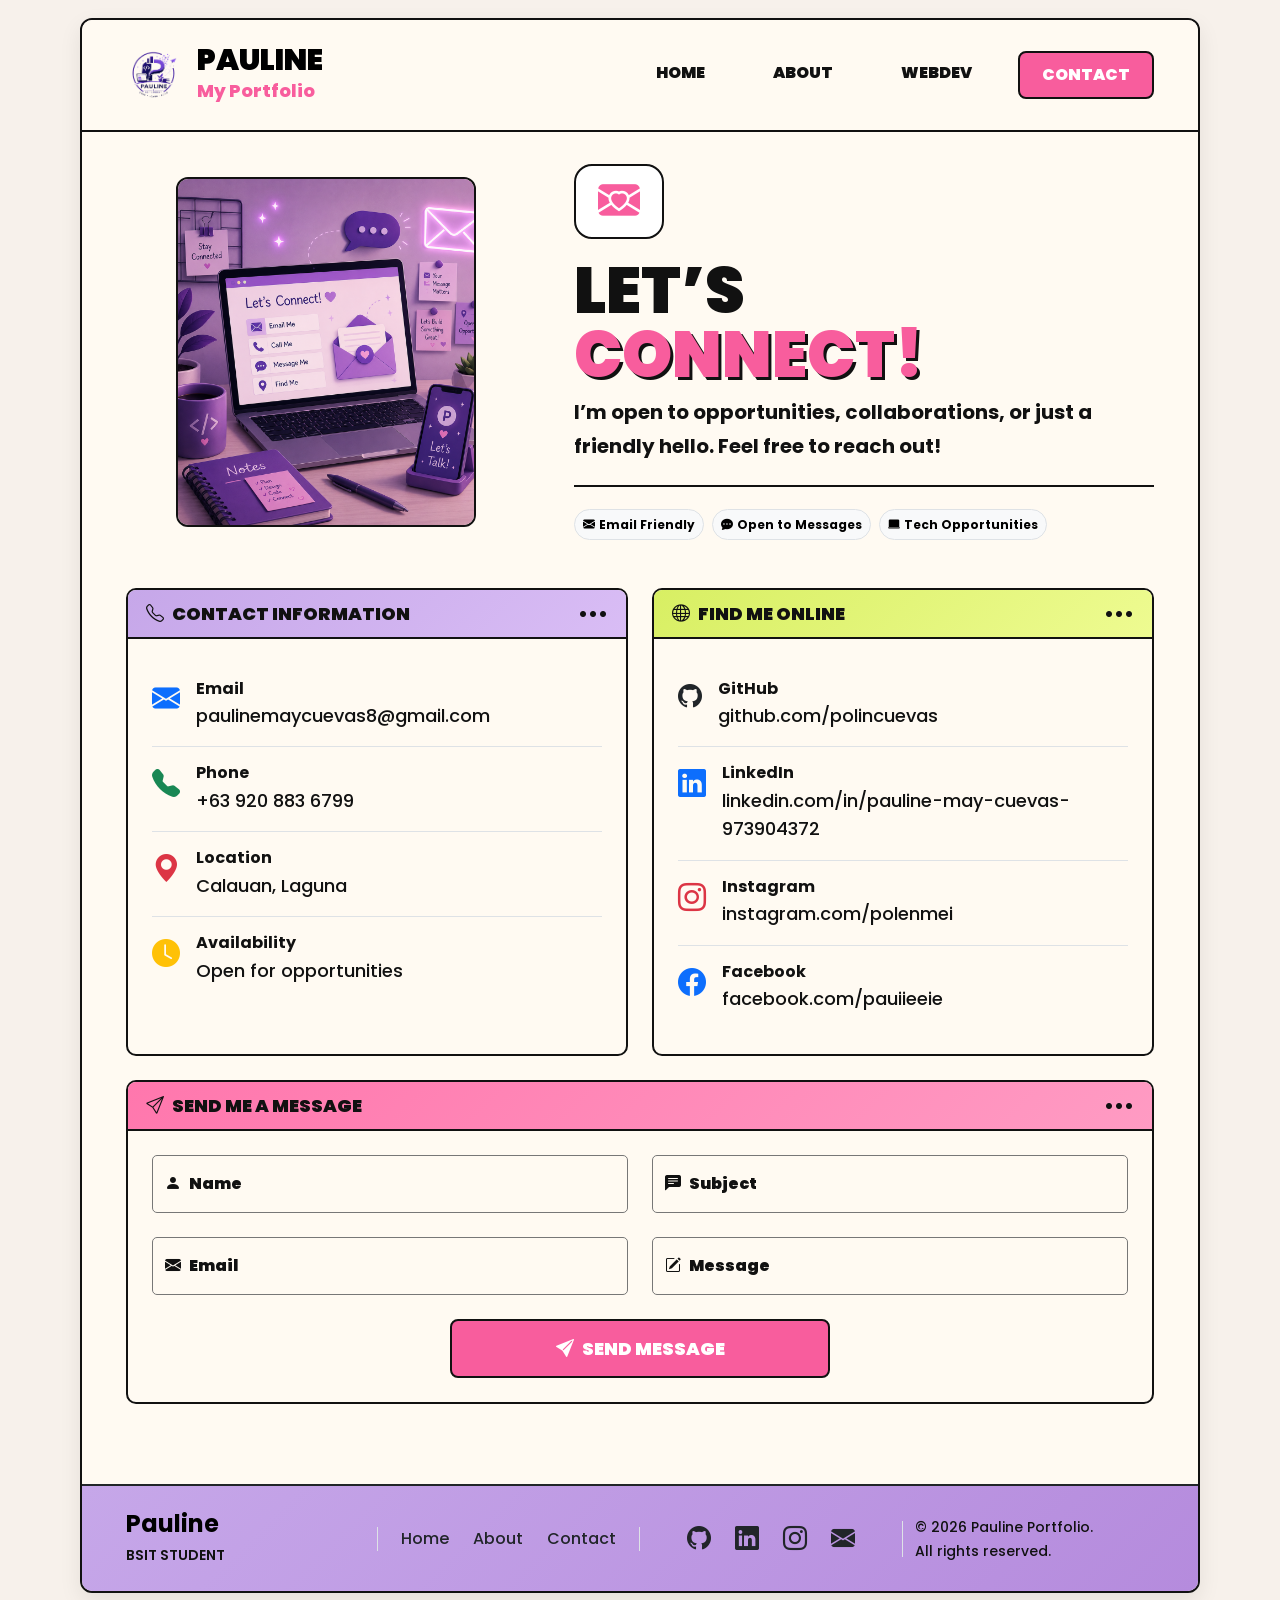
<file: contact.html>
<!doctype html>
<html lang="en">
<head>
  <meta charset="utf-8">
  <meta name="viewport" content="width=device-width, initial-scale=1">
  <title>Pauline | Contact</title>

  <link href="https://cdn.jsdelivr.net/npm/bootstrap@5.3.8/dist/css/bootstrap.min.css" rel="stylesheet" integrity="sha384-sRIl4kxILFvY47J16cr9ZwB07vP4J8+LH7qKQnuqkuIAvNWLzeN8tE5YBujZqJLB" crossorigin="anonymous">
  <link href="https://cdn.jsdelivr.net/npm/bootstrap-icons@1.11.3/font/bootstrap-icons.css" rel="stylesheet">
  <link href="https://fonts.googleapis.com/css2?family=Poppins:wght@400;500;600;700;800;900&display=swap" rel="stylesheet">
  <link rel="stylesheet" href="css/style.css">
</head>

<body>
  <main class="site-wrapper">

    <nav class="navbar navbar-expand-lg main-navbar">
      <div class="container-fluid">
        <a class="navbar-brand d-flex align-items-center gap-3" href="index.html">
          <img src="assets/img/logo.png" alt="Pauline Logo" width="55" height="55">

          <div>
            <h4>PAULINE</h4>
            <span>My Portfolio</span>
          </div>
        </a>

        <button class="navbar-toggler" type="button" data-bs-toggle="collapse" data-bs-target="#navbarNav">
          <span class="navbar-toggler-icon"></span>
        </button>

        <div class="collapse navbar-collapse justify-content-end" id="navbarNav">
          <ul class="navbar-nav gap-lg-4">
            <li class="nav-item">
              <a class="nav-link" href="index.html">HOME</a>
            </li>

            <li class="nav-item">
              <a class="nav-link" href="about.html">ABOUT</a>
            </li>
            
            <li class="nav-item">
              <a class="nav-link" href="webdev.html">WEBDEV</a>
            </li>
            
            <li class="nav-item">
              <a class="nav-link active" href="contact.html">CONTACT</a>
            </li>
          </ul>
        </div>
      </div>
    </nav>

    <section class="contact-page section-padding">
      <div class="container-fluid">

        <div class="row align-items-center g-5">
          <div class="col-lg-5 text-center">
            <div class="profile-frame">
              <img src="assets/img/contact.png" alt="Pauline" class="profile-img">
            </div>
          </div>

          <div class="col-lg-7">
            <div class="pixel-heart">
          <i class="bi bi-envelope-heart-fill"></i>
        </div>

            <h1 class="contact-title">
              LET’S<br>
              <span>CONNECT!</span>
            </h1>

            <p class="contact-text">
              I’m open to opportunities, collaborations, or just a friendly hello.
              Feel free to reach out!
            </p>

            <div class="line"></div>

            <div class="d-flex flex-wrap gap-2">
              <span class="badge rounded-pill text-bg-light border p-2">
                <i class="bi bi-envelope-fill me-1"></i>Email Friendly
              </span>

              <span class="badge rounded-pill text-bg-light border p-2">
                <i class="bi bi-chat-dots-fill me-1"></i>Open to Messages
              </span>

              <span class="badge rounded-pill text-bg-light border p-2">
                <i class="bi bi-laptop-fill me-1"></i>Tech Opportunities
              </span>
            </div>
          </div>
        </div>

        <div class="row g-4 mt-4">

          <div class="col-lg-6">
            <div class="poster-card h-100">
              <div class="poster-card-header purple">
                <span><i class="bi bi-telephone me-2"></i>CONTACT INFORMATION</span>
                <span>•••</span>
              </div>

              <div class="poster-card-body">
                <div class="d-flex align-items-start gap-3 py-3 border-bottom">
                  <a href="mailto:paulinemaycuevas8@gmail.com" class="text-dark" target="_blank" rel="noopener noreferrer">
                    <i class="bi bi-envelope-fill fs-3 text-primary"></i>
                  </a>

                  <div>
                    <h6 class="fw-bold mb-1">Email</h6>
                    <p class=" fw-medium mb-0">paulinemaycuevas8@gmail.com</p>
                  </div>
                </div>

                <div class="d-flex align-items-start gap-3 py-3 border-bottom">
                  <i class="bi bi-telephone-fill fs-3 text-success"></i>

                  <div>
                    <h6 class="fw-bold mb-1">Phone</h6>
                    <p class=" fw-medium mb-0">+63 920 883 6799</p>
                  </div>
                </div>

                <div class="d-flex align-items-start gap-3 py-3 border-bottom">
                  <i class="bi bi-geo-alt-fill fs-3 text-danger"></i>

                  <div>
                    <h6 class="fw-bold mb-1">Location</h6>
                    <p class="fw-medium mb-0">Calauan, Laguna</p>
                  </div>
                </div>

                <div class="d-flex align-items-start gap-3 py-3">
                  <i class="bi bi-clock-fill fs-3 text-warning"></i>

                  <div>
                    <h6 class="fw-bold mb-1">Availability</h6>
                    <p class="fw-medium mb-0">Open for opportunities</p>
                  </div>
                </div>
              </div>
            </div>
          </div>

          <div class="col-lg-6">
            <div class="poster-card h-100">
              <div class="poster-card-header green">
                <span><i class="bi bi-globe me-2"></i>FIND ME ONLINE</span>
                <span>•••</span>
              </div>

              <div class="poster-card-body">
                <div class="d-flex align-items-start gap-3 py-3 border-bottom">
               <a href="https://github.com/polincuevas" target="_blank" rel="noopener noreferrer" class="text-dark">
                <i class="bi bi-github fs-4"></i>
              </a>
              

                  <div>
                    <h6 class="fw-bold mb-1">GitHub</h6>
                    <p class=" fw-medium mb-0">github.com/polincuevas</p>
                  </div>
                </div>

                <div class="d-flex align-items-start gap-3 py-3 border-bottom">
                  <a href="https://www.linkedin.com/in/pauline-may-cuevas-973904372" target="_blank" rel="noopener noreferrer" class="text-dark">
                  <i class="bi bi-linkedin fs-3 text-primary"></i>
                  </a>
                  <div>
                    <h6 class="fw-bold mb-1">LinkedIn</h6>
                    <p class="fw-medium mb-0">linkedin.com/in/pauline-may-cuevas-973904372</p>
                  </div>
                </div>

                <div class="d-flex align-items-start gap-3 py-3 border-bottom">
                  <a href="https://www.instagram.com/polenmei" target="_blank" rel="noopener noreferrer" class="text-dark">
                  <i class="bi bi-instagram fs-3 text-danger"></i>
                  </a>
                  <div>
                    <h6 class="fw-bold mb-1">Instagram</h6>
                    <p class="fw-medium mb-0">instagram.com/polenmei</p>
                  </div>
                </div>

                <div class="d-flex align-items-start gap-3 py-3">
                  <a href="https://www.facebook.com/pauiieeie" target="_blank" rel="noopener noreferrer" class="text-dark">
                  <i class="bi bi-facebook fs-3 text-primary"></i>
                  </a>
                  <div>
                    <h6 class="fw-bold mb-1">Facebook</h6>
                    <p class="fw-medium mb-0">facebook.com/pauiieeie</p>
                  </div>
                </div>
              </div>
            </div>
          </div>

        </div>

        <div class="poster-card mt-4">
          <div class="poster-card-header pink">
            <span><i class="bi bi-send me-2"></i>SEND ME A MESSAGE</span>
            <span>•••</span>
          </div>

          <div class="poster-card-body">
            <form>
              <div class="row g-4">

                <div class="col-md-6">
                  <div class="form-floating">
                    <input type="text" class="form-control" id="floatingName" placeholder="Your name">

                    <label for="floatingName">
                      <i class="bi bi-person-fill me-2"></i>Name
                    </label>
                  </div>
                </div>

                <div class="col-md-6">
                  <div class="form-floating">
                    <input type="text" class="form-control" id="floatingSubject" placeholder="Subject">

                    <label for="floatingSubject">
                      <i class="bi bi-chat-left-text-fill me-2"></i>Subject
                    </label>
                  </div>
                </div>

                <div class="col-md-6">
                  <div class="form-floating">
                    <input type="email" class="form-control" id="floatingEmail" placeholder="name@example.com">

                    <label for="floatingEmail">
                      <i class="bi bi-envelope-fill me-2"></i>Email
                    </label>
                  </div>
                </div>

                <div class="col-md-6">
                  <div class="form-floating">
                    <textarea class="form-control" placeholder="Your message..." id="floatingMessage"></textarea>

                    <label for="floatingMessage">
                      <i class="bi bi-pencil-square me-2"></i>Message
                    </label>
                  </div>
                </div>

                <div class="col-12 text-center">
                  <button type="submit" class="btn send-btn">
                    <i class="bi bi-send-fill me-2"></i>SEND MESSAGE
                  </button>
                </div>

              </div>
            </form>
          </div>
        </div>

      </div>
    </section>

    <footer class="border-top border-2 border-dark mt-5 py-4">
      <div class="container">

        <div class="row align-items-center text-center text-lg-start">

          <div class="col-lg-3 mb-3 mb-lg-0">
            <h4 class="fw-bold mb-1" style="color:#000000;">
              Pauline
            </h4>

            <small class="text-uppercase fw-semibold">
              BSIT Student
            </small>
          </div>

          <div class="col-lg-3 mb-3 mb-lg-0 border-start border-end">
            <div class="d-flex justify-content-center gap-4">
              <a href="index.html" class="text-dark text-decoration-none fw-medium">Home</a>
              <a href="about.html" class="text-dark text-decoration-none fw-medium">About</a>
              <a href="contact.html" class="text-dark text-decoration-none fw-medium">Contact</a>
            </div>
          </div>

          <div class="col-lg-3 mb-3 mb-lg-0 border-end">
            <div class="d-flex justify-content-center gap-4">
               <a href="https://github.com/polincuevas" target="_blank" rel="noopener noreferrer" class="text-dark">
                <i class="bi bi-github fs-4"></i>
              </a>

              <a href="https://www.linkedin.com/in/pauline-may-cuevas-973904372" target="_blank" rel="noopener noreferrer" class="text-dark">
                <i class="bi bi-linkedin fs-4"></i>
              </a>

               <a href="https://www.instagram.com/polenmei" target="_blank" rel="noopener noreferrer" class="text-dark">
                <i class="bi bi-instagram fs-4"></i>
              </a>

             <a href="mailto:paulinemaycuevas8@gmail.com" class="text-dark">
                <i class="bi bi-envelope-fill fs-4"></i>
              </a>
            </div>
          </div>

          <div class="col-lg-3">
            <small class="fw-medium">
              © 2026 Pauline Portfolio.<br>
              All rights reserved.
            </small>
          </div>

        </div>

      </div>
    </footer>

  </main>

  <script src="https://cdn.jsdelivr.net/npm/bootstrap@5.3.8/dist/js/bootstrap.bundle.min.js" integrity="sha384-FKyoEForCGlyvwx9Hj09JcYn3nv7wiPVlz7YYwJrWVcXK/BmnVDxM+D2scQbITxI" crossorigin="anonymous"></script>
  <script src="js/script.js"></script>
</body>
</html>
</file>
<file: css/style.css>
:root {
  --pink: #f85d9d;
  --purple: #a982d8;
  --green: #d8ef63;
  --cream: #fffaf2;
  --black: #111111;
  --text: #111111;
  --white: #ffffff;
  --soft-shadow: 0 8px 22px rgba(0, 0, 0, 0.08);
}

* {
  margin: 0;
  padding: 0;
  box-sizing: border-box;
}

body {
  background: #f7f1eb;
  font-family: "Poppins", sans-serif;
  color: var(--text);
}

.site-wrapper {
  max-width: 1120px;
  margin: 18px auto;
  background: var(--cream);
  border: 2.5px solid var(--black);
  border-radius: 12px;
  overflow: hidden;
  box-shadow: var(--soft-shadow);
}

/* NAVBAR */
.main-navbar {
  padding: 20px 32px;
  background: var(--cream);
  border-bottom: 2.5px solid var(--black);
}



.navbar-brand h4 {
  margin: 0;
  font-size: 30px;
  font-weight: 900;
  line-height: 1;
}

.navbar-brand span {
  color: var(--pink);
  font-size: 18px;
  font-weight: 800;
}

.nav-link {
  color: var(--black);
  font-weight: 900;
  padding: 10px 22px !important;
  border-radius: 8px;
}

.nav-link.active,
.nav-link:hover {
  background: var(--pink);
  color: var(--white) !important;
  border: 2px solid var(--black);
}

/* GLOBAL */
.section-padding {
  padding: 32px;
}

.line {
  width: 100%;
  height: 2px;
  background: var(--black);
  margin: 22px 0;
}

.profile-frame {
  width: 300px;
  height: 350px;
  margin: auto;
  background: #ffc3df;
  border: 2.5px solid var(--black);
  border-radius: 12px;
  position: relative;
  overflow: hidden;
}

.profile-img {
  width: 100%;
  height: 100%;
  object-fit: cover;
  border-radius: 0;
}

.speech-bubble {
  display: inline-block;
  margin-bottom: 20px;
  padding: 8px 28px;
  background: var(--white);
  border: 2.5px solid var(--black);
  border-radius: 35px;
  font-size: 34px;
  font-weight: 800;
  font-style: italic;
}

.big-name {
  color: var(--pink);
  font-size: 72px;
  font-weight: 900;
  line-height: 1;
  letter-spacing: 2px;
  text-shadow: 3px 3px 0 var(--black);
}

.big-subtitle {
  color: var(--purple);
  font-size: 40px;
  font-weight: 900;
  letter-spacing: 2px;
  text-shadow: 2px 2px 0 var(--black);
  margin-bottom: 25px;
}

.intro-text,
.contact-text {
  max-width: 520px;
  font-size: 20px;
  font-weight: 700;
  line-height: 1.7;
}

.connect-title {
  color: var(--purple);
  font-weight: 900;
  margin-bottom: 12px;
}

.social-row,
.footer-icons {
  display: flex;
  align-items: center;
  gap: 22px;
}

.social-row i {
  color: var(--black);
  font-size: 38px;
}

/* POSTER CARDS */
.poster-card,
.small-poster-card {
  background: var(--cream);
  border: 2.5px solid var(--black);
  border-radius: 10px;
  overflow: hidden;
}

.small-poster-card {
  height: 100%;
  min-height: 190px;
}

.poster-card-header,
.small-title {
  border-bottom: 2.5px solid var(--black);
  font-weight: 900;
}

.poster-card-header {
  min-height: 48px;
  padding: 10px 18px;
  display: flex;
  align-items: center;
  justify-content: space-between;
  font-size: 18px;
}

.small-title {
  padding: 8px;
  font-size: 14px;
  text-align: center;
}

.poster-card-header.pink,
.small-title.pink {
  background: linear-gradient(135deg, #ff77ad, #ff9bc3);
}

.poster-card-header.purple,
.small-title.purple {
  background: linear-gradient(135deg, #c6a7e9, #d9bdf5);
}

.poster-card-header.green {
  background: linear-gradient(135deg, #d8ef63, #eefb91);
}

.poster-card-body {
  padding: 24px;
  position: relative;
}

.poster-card-body p,
.poster-card-body li {
  font-size: 18px;
  line-height: 1.6;
  font-weight: 700;
}

.arrow-link {
  position: absolute;
  right: 20px;
  bottom: 15px;
  color: var(--black);
  font-size: 36px;
}

.project-mini {
  text-align: center;
}

.project-mini img {
  width: 100%;
  height: 280px;
  object-fit: cover;
  border: 2px solid var(--black);
  border-radius: 5px;
  margin-bottom: 10px;
  cursor: pointer;
  transition: transform 0.3s ease, box-shadow 0.3s ease;
}

.project-mini h6 {
  font-size: 15px;
  font-weight: 900;
}

.top-about {
  padding-bottom: 10px;
}

.info-list {
  margin-top: 20px;
}

.info-list div {
  display: grid;
  grid-template-columns: 35px 140px 1fr;
  gap: 12px;
  align-items: start;
  margin-bottom: 16px;
  font-size: 20px;
}

.info-list i {
  font-size: 26px;
}

.info-list strong {
  font-weight: 900;
}

.info-list span {
  font-weight: 600;
}

.pink-text {
  color: var(--pink);
}

.timeline-poster {
  position: relative;
  padding-left: 20px;
}

.timeline-poster::before {
  content: "";
  position: absolute;
  left: 38px;
  top: 5px;
  bottom: 5px;
  width: 2px;
  background: var(--black);
}

.timeline-poster div {
  display: grid;
  grid-template-columns: 70px 1fr;
  gap: 20px;
  align-items: center;
  margin-bottom: 25px;
  position: relative;
}

.timeline-poster strong {
  background: var(--pink);
  border: 2px solid var(--black);
  border-radius: 6px;
  padding: 6px 10px;
  text-align: center;
  z-index: 2;
}

.timeline-poster span {
  font-weight: 700;
}

.skill-line {
  display: grid;
  grid-template-columns: 110px 1fr;
  align-items: center;
  margin-bottom: 18px;
  font-weight: 800;
}

.skill-line div {
  height: 14px;
  background: var(--white);
  border: 1.8px solid var(--black);
  border-radius: 20px;
  overflow: hidden;
}

.skill-line b {
  display: block;
  height: 100%;
  background: var(--pink);
}

.certificate-box {
  text-align: center;
}

.certificate-box img {
  width: 100%;
  height: 320px;
  object-fit: contain;
  background: white;
  padding: 10px;
  border: 2px solid var(--black);
}

.certificate-box h6 {
  font-weight: 900;
  margin-bottom: 2px;
}

.certificate-box p {
  font-size: 14px;
  margin: 0;
}

.dream-icon {
  display: block;
  color: var(--pink);
  font-size: 55px;
}

/* CONTACT */
.pixel-heart {
  width: 90px;
  height: 75px;
  margin-bottom: 20px;
  background: var(--white);
  border: 2.5px solid var(--black);
  border-radius: 18px;
  color: var(--pink);
  display: grid;
  place-items: center;
  font-size: 42px;
}

.contact-title {
  font-size: 64px;
  font-weight: 900;
  line-height: 1;
}

.contact-title span {
  color: var(--pink);
  text-shadow: 3px 3px 0 var(--black);
}

form label {
  font-weight: 900;
}

form input,
form textarea,
.form-control {
  width: 100%;
  background: var(--cream);
  border: 1.8px solid #777;
  border-radius: 5px;
  padding: 14px 16px;
  outline: none;
}

form textarea {
  min-height: 130px;
  resize: none;
}

.send-btn {
  width: 380px;
  max-width: 100%;
  background: var(--pink);
  border: 2.5px solid var(--black);
  border-radius: 8px;
  padding: 14px;
  color: var(--white);
  font-size: 18px;
  font-weight: 900;
}

/* FOOTER */
footer {
  background: linear-gradient(135deg, #c6a7e9, #b58bdd);
  border-top: 2.5px solid var(--black);
  padding: 20px 32px;
  display: flex;
  align-items: center;
  justify-content: space-between;
}


/* RESPONSIVE */
@media (max-width: 991px) {
  .site-wrapper {
    margin: 0;
    border-left: none;
    border-right: none;
    border-radius: 0;
  }

  .section-padding,
  .main-navbar {
    padding-left: 20px;
    padding-right: 20px;
  }

  .profile-frame {
    width: 290px;
    height: 350px;
  }

  

  .big-name,
  .contact-title {
    font-size: 52px;
    text-align: center;
  }

  .big-subtitle {
    font-size: 32px;
    text-align: center;
  }

  .speech-bubble,
  .pixel-heart {
    margin-left: auto;
    margin-right: auto;
  }

  .intro-text,
  .contact-text {
    text-align: center;
    margin: auto;
  }

  .social-row {
    justify-content: center;
  }

  .info-list div {
    grid-template-columns: 30px 100px 1fr;
    font-size: 16px;
  }

  footer {
    flex-direction: column;
    gap: 15px;
  }
}

@media (max-width: 576px) {
  .navbar-brand h4 {
    font-size: 24px;
  }

  .navbar-brand span {
    font-size: 14px;
  }

 

  .big-name,
  .contact-title {
    font-size: 42px;
  }

  .big-subtitle {
    font-size: 26px;
  }

  .poster-card-header {
    font-size: 15px;
  }

  .poster-card-body p,
  .poster-card-body li {
    font-size: 15px;
  }

  .project-mini img {
    height: 90px;
  }

  .info-list div,
  .skill-line {
    grid-template-columns: 1fr;
    gap: 8px;
  }
}

.project-mini img:hover {
  transform: scale(1.03);
  box-shadow: 0 10px 20px rgba(0, 0, 0, 0.18);
}

.modal-content {
  background: var(--cream);
  border: 2.5px solid var(--black);
  border-radius: 12px;
}

.modal-header {
  border-bottom: 2.5px solid var(--black);
  background: linear-gradient(135deg, #ff77ad, #ff9bc3);
}

.webdev-hero {
  padding: 42px 32px 28px;
}

.webdev-kicker {
  display: inline-block;
  background: var(--green);
  border: 2px solid var(--black);
  border-radius: 999px;
  padding: 7px 14px;
  font-weight: 800;
  font-size: 0.8rem;
  letter-spacing: 0.08em;
}

.webdev-title {
  font-size: clamp(2.4rem, 6vw, 4.4rem);
  line-height: 0.98;
  font-weight: 900;
  margin: 18px 0;
  
}

.webdev-title span {
  color: var(--pink);
   text-shadow: 3px 3px 0 var(--black);
}

.webdev-intro {
  max-width: 650px;
  line-height: 1.8;
}

.webdev-section-heading {
  font-size: 1.8rem;
  font-weight: 900;
}

.webdev-project-card {
  height: 100%;
  background: var(--white);
  border: 2.5px solid var(--black);
  border-radius: 12px;
  overflow: hidden;
  box-shadow: 6px 6px 0 var(--black);
  transition: transform 0.2s ease, box-shadow 0.2s ease;
}

.webdev-project-card:hover {
  transform: translate(-2px, -2px);
  box-shadow: 9px 9px 0 var(--black);
}

.project-preview {
  min-height: 230px;
  background: linear-gradient(135deg, #f7d5e5, #e4d5f8);
  border-bottom: 2.5px solid var(--black);
  display: flex;
  align-items: center;
  justify-content: center;
  padding: 24px;
}

.preview-window {
  width: 100%;
  max-width: 390px;
  border: 2px solid var(--black);
  border-radius: 9px;
  overflow: hidden;
  background: var(--cream);
  box-shadow: 5px 5px 0 rgba(17, 17, 17, 0.18);
}

.preview-bar {
  padding: 9px 12px;
  background: var(--pink);
  border-bottom: 2px solid var(--black);
  display: flex;
  gap: 5px;
}

.preview-dot {
  width: 9px;
  height: 9px;
  border: 1px solid var(--black);
  border-radius: 50%;
  background: var(--cream);
}

.preview-content {
  padding: 18px;
  text-align: center;
}

.preview-content > i {
  font-size: 3.4rem;
  color: var(--purple);
}

.preview-content h4 {
  font-weight: 900;
  margin: 7px 0;
}

.preview-tiles {
  display: grid;
  grid-template-columns: repeat(3, 1fr);
  gap: 7px;
  margin-top: 14px;
}

.preview-tiles span {
  height: 42px;
  border: 1.5px solid var(--black);
  border-radius: 5px;
  background: #f3c4dc;
}

.preview-tiles span:nth-child(2) {
  background: #d9c5f1;
}

.preview-tiles span:nth-child(3) {
  background: #e7efae;
}

.webdev-card-body {
  padding: 22px;
}

.webdev-card-body h3 {
  font-size: 1.5rem;
  font-weight: 900;
}

.project-tag {
  display: inline-block;
  border: 1.5px solid var(--black);
  border-radius: 999px;
  padding: 4px 10px;
  font-size: 0.75rem;
  font-weight: 800;
  background: #f5e9ff;
}

.project-status {
  display: inline-block;
  border: 1.5px solid var(--black);
  border-radius: 999px;
  padding: 4px 10px;
  font-size: 0.72rem;
  font-weight: 800;
  background: var(--green);
}

.project-button {
  display: inline-block;
  padding: 10px 16px;
  border: 2px solid var(--black);
  border-radius: 7px;
  background: var(--pink);
  color: var(--white);
  font-weight: 900;
  text-decoration: none;
  transition: background 0.2s ease, color 0.2s ease;
}

.project-button:hover {
  background: var(--green);
  color: var(--black);
}

.project-button:focus-visible {
  outline: 3px solid var(--purple);
  outline-offset: 3px;
}

.project-button:disabled {
  background: #e8e8e8;
  color: #555;
  cursor: not-allowed;
}

.webdev-note {
  padding: 18px;
  border: 2px dashed var(--black);
  border-radius: 10px;
  background: #f5e9ff;
}

@media (max-width: 576px) {
  .webdev-hero {
    padding: 30px 20px 20px;
  }

  .project-preview {
    min-height: 200px;
    padding: 16px;
  }

  .webdev-section-heading {
    font-size: 1.5rem;
  }

  .webdev-card-body {
    padding: 18px;
  }
}

.gallery-page {
  padding: 45px 32px 60px;
}

.gallery-heading {
  margin-bottom: 35px;
}

.gallery-label {
  display: inline-block;
  background: var(--green);
  color: var(--black);
  border: 2px solid var(--black);
  border-radius: 999px;
  padding: 7px 15px;
  font-size: 0.8rem;
  font-weight: 800;
  letter-spacing: 0.08em;
}

.gallery-title {
  margin: 18px 0 12px;
  font-size: clamp(2.7rem, 7vw, 5rem);
  line-height: 1;
  font-weight: 900;
}

.gallery-title span {
  color: var(--purple);
   text-shadow: 3px 3px 0 var(--black);
}

.gallery-subtitle {
  max-width: 600px;
  line-height: 1.8;
  color: #000000;
}

.gallery-grid {
  display: grid;
  grid-template-columns: repeat(12, minmax(0, 1fr));
  grid-template-rows: repeat(3, 180px);
  gap: 10px;
  grid-auto-flow: dense;
}

.gallery-item {
  position: relative;
  min-width: 0;
  min-height: 0;
  overflow: hidden;
  border: 1px solid var(--black);
  border-radius: 9px;
  background: var(--cream);
  box-shadow: none;
  isolation: isolate;
  transition: transform 0.25s ease;
}

.gallery-item:hover {
  transform: translateY(-2px);
}

.gallery-item img {
  display: block;
  width: 100%;
  height: 100%;
  object-fit: cover;
  transition: transform 0.4s ease;
}

.gallery-item:hover img {
  transform: scale(1.04);
}


.gallery-item:nth-child(1) {
  grid-column: 1 / span 4;
  grid-row: 1;
}

.gallery-item:nth-child(2) {
  grid-column: 5 / span 4;
  grid-row: 1;
}

.gallery-item:nth-child(3) {
  grid-column: 9 / span 4;
  grid-row: 1 / span 2;
}

.gallery-item:nth-child(4) {
  grid-column: 1 / span 3;
  grid-row: 2 / span 2;
}

.gallery-item:nth-child(5) {
  grid-column: 4 / span 5;
  grid-row: 2 / span 2;
}

.gallery-item:nth-child(6) {
  grid-column: 9 / span 4;
  grid-row: 3;
}

.gallery-item:nth-child(7) {
  grid-column: 1 / span 3;
  grid-row: 4;
}

.gallery-item:nth-child(8) {
  grid-column: 4 / span 3;
  grid-row: 4;
}

.gallery-item:nth-child(9) {
  grid-column: 7 / span 3;
  grid-row: 4;
}

.gallery-item:nth-child(10) {
  grid-column: 10 / span 3;
  grid-row: 4;
}

.gallery-grid {
  grid-template-rows: repeat(4, 145px);
}


.gallery-caption {
  display: none;
}

.gallery-item:nth-child(6) .gallery-caption,
.gallery-item:nth-child(7) .gallery-caption {
  display: block;
  position: absolute;
  z-index: 1;
  right: 0;
  bottom: 0;
  left: 0;
  padding: 14px;
  color: #fff;
}

.gallery-item:nth-child(6)::after,
.gallery-item:nth-child(7)::after {
  content: "";
  position: absolute;
  inset: 30% 0 0;
  background: linear-gradient(
    to bottom,
    transparent,
    rgba(0, 0, 0, 0.7)
  );
  pointer-events: none;
}

.gallery-caption h2 {
  margin: 0 0 5px;
  font-size: 1rem;
  font-weight: 800;
}

.gallery-caption p {
  margin: 0;
  font-size: 0.8rem;
  opacity: 0.9;
}


@media (max-width: 992px) {
  .gallery-grid {
    grid-template-columns: repeat(6, minmax(0, 1fr));
    grid-template-rows: repeat(5, 150px);
    gap: 12px;
  }

  .gallery-item:nth-child(1) {
    grid-column: 1 / span 3;
    grid-row: 1;
  }

  .gallery-item:nth-child(2) {
    grid-column: 4 / span 3;
    grid-row: 1;
  }

  .gallery-item:nth-child(3) {
    grid-column: 1 / span 3;
    grid-row: 2 / span 2;
  }

  .gallery-item:nth-child(4) {
    grid-column: 4 / span 3;
    grid-row: 2;
  }

  .gallery-item:nth-child(5) {
    grid-column: 4 / span 3;
    grid-row: 3 / span 2;
  }

  .gallery-item:nth-child(6) {
    grid-column: 1 / span 3;
    grid-row: 4;
  }

  .gallery-item:nth-child(7) {
    grid-column: 1 / span 2;
    grid-row: 5;
  }

  .gallery-item:nth-child(8) {
    grid-column: 3 / span 2;
    grid-row: 5;
  }

  .gallery-item:nth-child(9) {
    grid-column: 5 / span 2;
    grid-row: 5;
  }

  .gallery-item:nth-child(10) {
    display: block;
    grid-column: 1 / span 6;
    grid-row: 6;
  }

  .gallery-grid {
    grid-template-rows: repeat(6, 150px);
  }
}


@media (max-width: 576px) {
  .gallery-page {
    padding: 30px 18px 40px;
  }

  .gallery-heading {
    margin-bottom: 25px;
  }

  .gallery-grid {
    grid-template-columns: repeat(2, minmax(0, 1fr));
    grid-template-rows: none;
    grid-auto-rows: 150px;
    gap: 12px;
  }

  .gallery-item {
    border-radius: 10px;
  }

  .gallery-item:nth-child(1),
  .gallery-item:nth-child(2),
  .gallery-item:nth-child(3),
  .gallery-item:nth-child(4),
  .gallery-item:nth-child(5),
  .gallery-item:nth-child(6),
  .gallery-item:nth-child(7),
  .gallery-item:nth-child(8),
  .gallery-item:nth-child(9),
  .gallery-item:nth-child(10) {
    grid-column: span 1;
    grid-row: span 1;
  }

  .gallery-item:nth-child(3),
  .gallery-item:nth-child(4),
  .gallery-item:nth-child(5),
  .gallery-item:nth-child(10) {
    grid-column: span 2;
  }

  .gallery-item:nth-child(6) .gallery-caption,
  .gallery-item:nth-child(7) .gallery-caption {
    padding: 12px;
  }

  .gallery-caption h2 {
    font-size: 0.95rem;
  }

  .gallery-caption p {
    font-size: 0.72rem;
  }
}

.gallery-preview-frame {
  position: relative;
  width: 100%;
  height: 300px;
  overflow: hidden;
  background: var(--cream);
  border-bottom: 2px solid var(--black);
}

.gallery-preview-frame iframe {
  display: block;
  width: 100%;
  height: 100%;
  border: 0;
}

@media (max-width: 576px) {
  .gallery-preview-frame {
    height: 240px;
  }
}

.webdev-project-card {
  height: 100%;
  display: flex;
  flex-direction: column;
}

.webdev-card-body {
  flex: 1;
  display: flex;
  flex-direction: column;
}

.webdev-card-body .project-button {
  margin-top: auto;
  align-self: flex-start;
}
</file>
